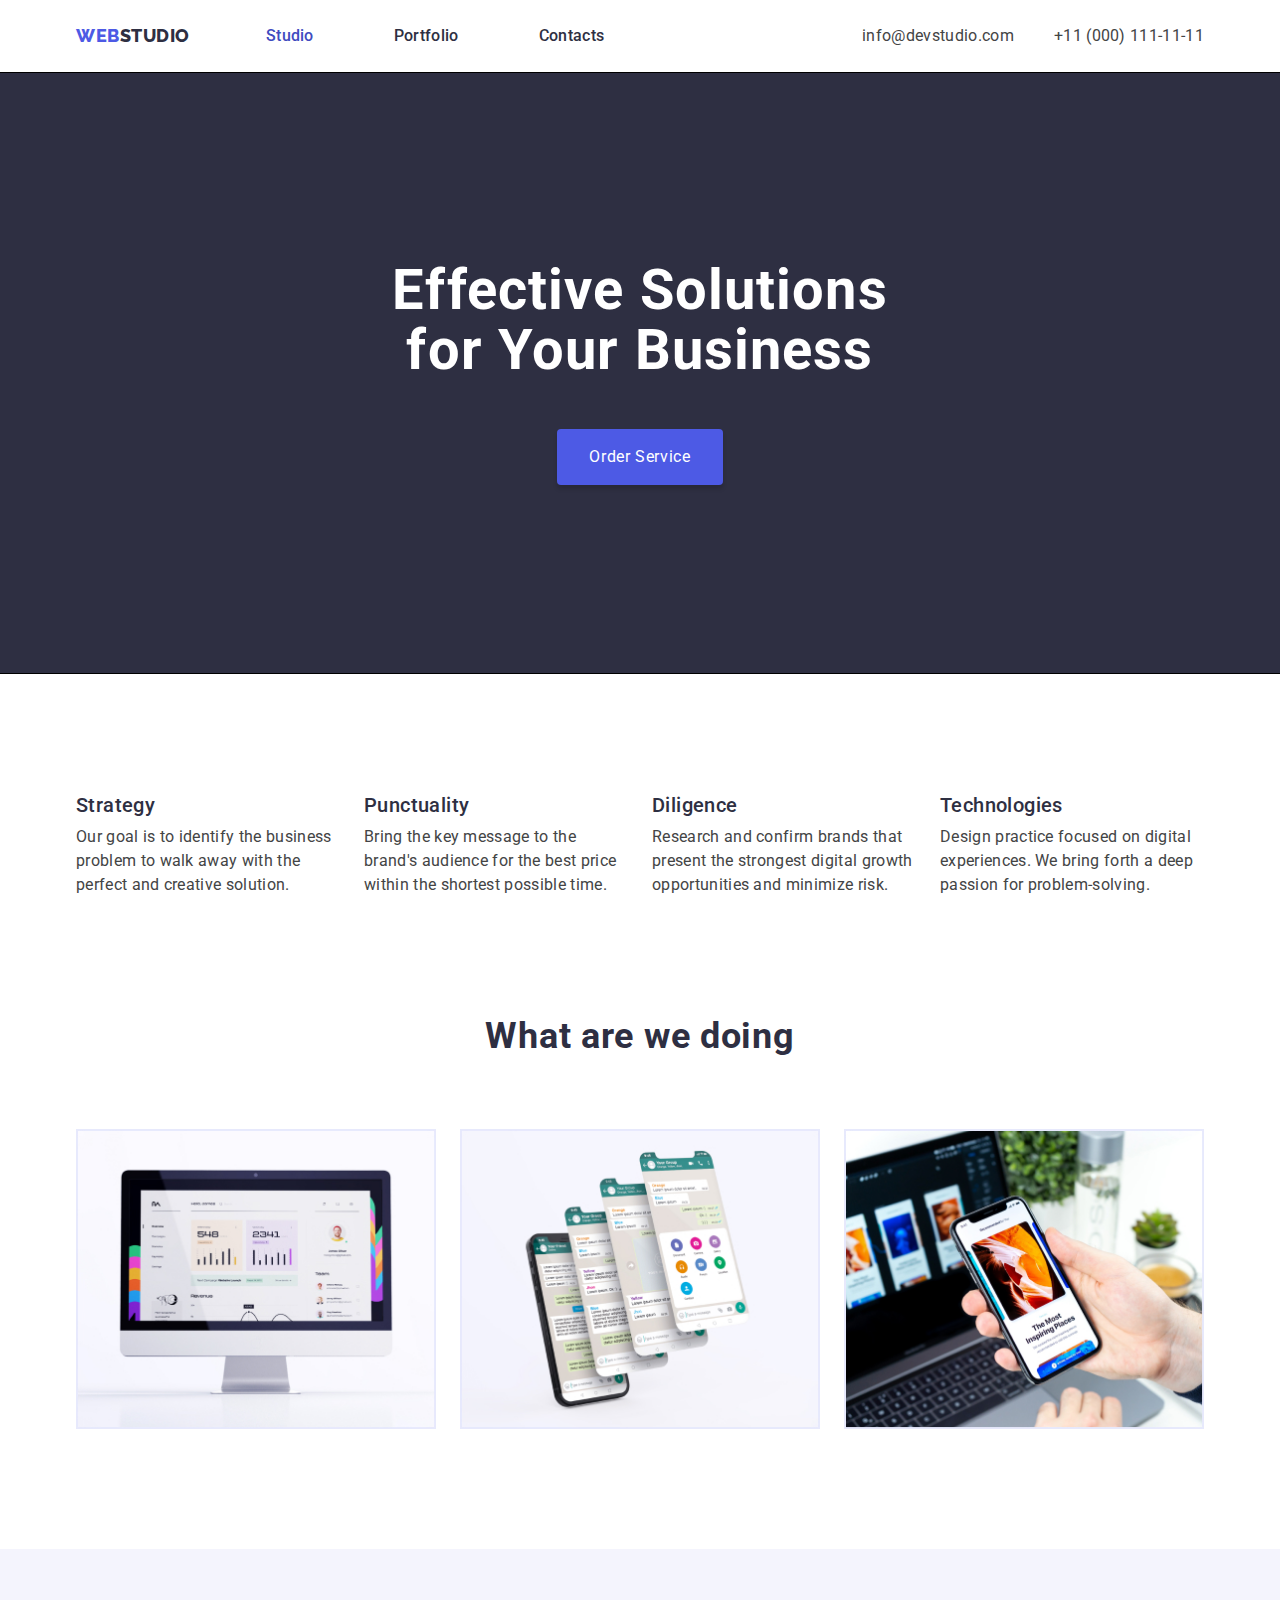
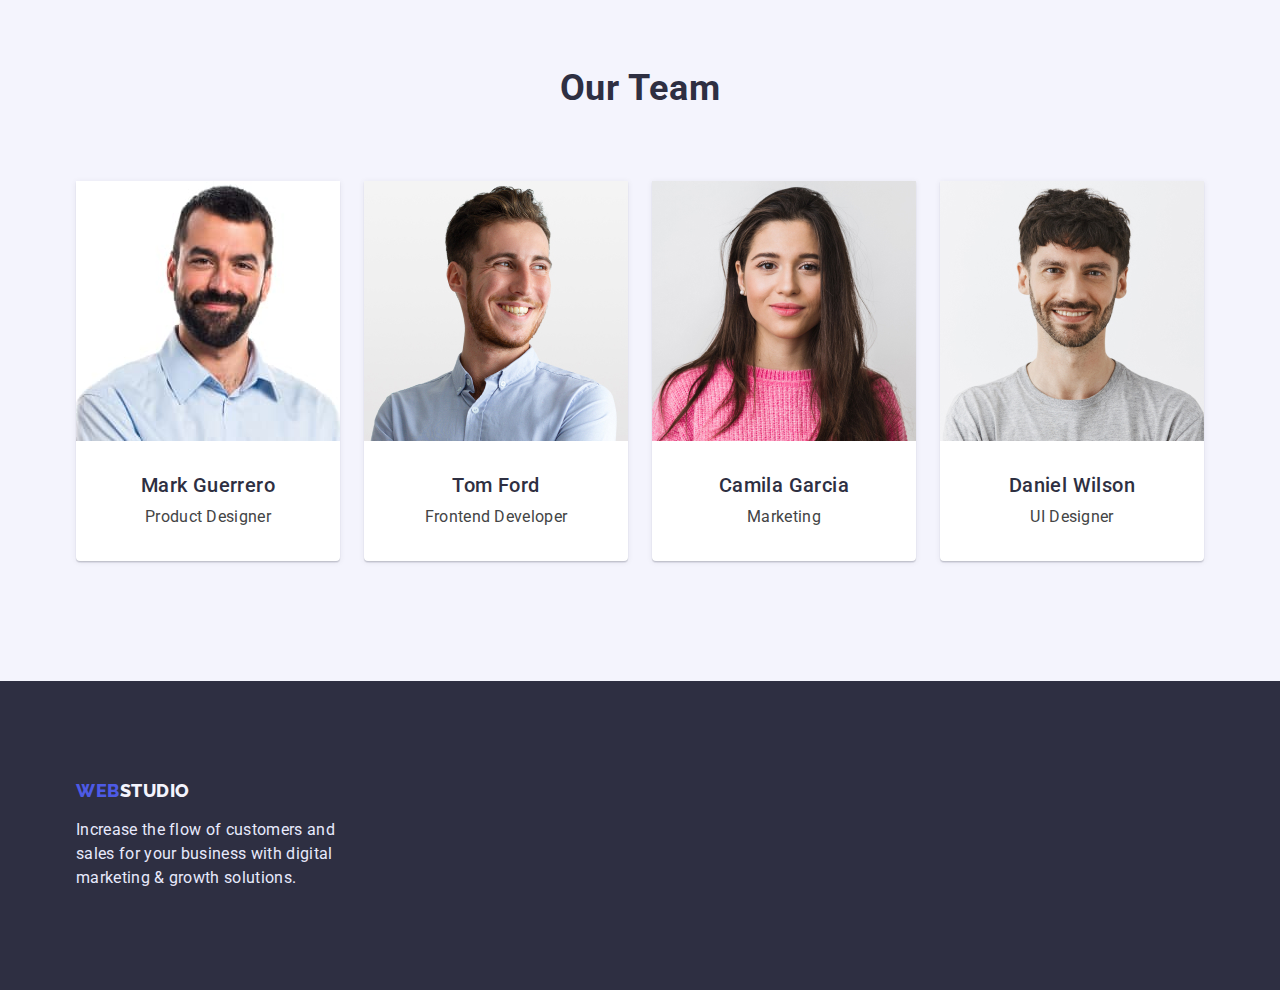
<file: index.html>
<!DOCTYPE html>
<html lang="en">
  <head>
    <meta charset="UTF-8" />
    <meta http-equiv="X-UA-Compatible" content="IE=edge" />
    <meta name="viewport" content="width=device-width, initial-scale=1.0" />
    <title>WebStudio</title>
    <link rel="preconnect" href="https://fonts.googleapis.com" />
    <link rel="preconnect" href="https://fonts.gstatic.com" crossorigin />
    <link
      href="https://fonts.googleapis.com/css2?family=Raleway:wght@800&family=Roboto:wght@400;500;700;900&display=swap"
      rel="stylesheet"
    />
    <link
      rel="stylesheet"
      href="https://cdn.jsdelivr.net/npm/modern-normalize@1.1.0/modern-normalize.css"
    />
    <link rel="stylesheet" href="./css/styles.css" />
  </head>
  <body>
    <header class="navigation-page">
      <div class="container">
        <div class="page-header-container">
          <nav class="navigation-text">
            <a href="./index.html" class="logo-first"
              >Web<span class="logo-second-dark">Studio</span></a
            >
            <ul class="navigation list">
              <li class="nav-link">
                <a href="" class="link-item current">Studio</a>
              </li>
              <li class="nav-link">
                <a href="portfolio.html" class="link-item">Portfolio</a>
              </li>
              <li class="nav-link">
                <a href="" class="link-item">Contacts</a>
              </li>
            </ul>
          </nav>
          <address class="adress-page">
            <ul class="contact-adress list">
              <li class="contact-item">
                <a href="mailto:info@devstudio.com" class="adress-mail page">
                  info@devstudio.com</a
                >
              </li>
              <li class="contact-item">
                <a href="tel:+110001111111" class="phone-number page">
                  +11 (000) 111-11-11</a
                >
              </li>
            </ul>
          </address>
        </div>
      </div>
    </header>
    <main>
      <section class="hero section">
        <div class="container">
          <h1 class="title-hero">Effective Solutions for Your Business</h1>
          <button class="btn-hero" type="button">Order Service</button>
        </div>
      </section>
      <section class="features section">
        <div class="container">
          <h2 class="visually-advantages">advantages</h2>
          <ul class="list features-description">
            <li class="features-list">
              <h3 class="features-caption">Strategy</h3>
              <p class="features-text">
                Our goal is to identify the business problem to walk away with
                the perfect and creative solution.
              </p>
            </li>
            <li class="features-list">
              <h3 class="features-caption">Punctuality</h3>
              <p class="features-text">
                Bring the key message to the brand's audience for the best price
                within the shortest possible time.
              </p>
            </li>
            <li class="features-list">
              <h3 class="features-caption">Diligence</h3>
              <p class="features-text">
                Research and confirm brands that present the strongest digital
                growth opportunities and minimize risk.
              </p>
            </li>
            <li class="features-list">
              <h3 class="features-caption">Technologies</h3>
              <p class="features-text">
                Design practice focused on digital experiences. We bring forth a
                deep passion for problem-solving.
              </p>
            </li>
          </ul>
        </div>
      </section>
      <section class="main-gallery">
        <div class="container">
          <h2 class="main-titel">What are we doing</h2>
          <ul class="list main-description">
            <li class="main-photo">
              <img
                src="./images/img1.jpg"
                alt="computer"
                width="360"
                height="300"
              />
            </li>
            <li class="main-photo">
              <img
                src="./images/img2.jpg"
                alt="mobile software"
                width="360"
                height="300"
              />
            </li>
            <li class="main-photo">
              <img
                src="./images/img3.jpg"
                alt="smartphone"
                width="360"
                height="300"
              />
            </li>
          </ul>
        </div>
      </section>
      <section class="employee-page section">
        <div class="container">
          <h2 class="main-titel">Our Team</h2>
          <ul class="list employee-list">
            <li class="color-item">
              <img
                src="./images/employer1.jpg"
                alt="employer Mark Guerrero"
                width="264"
                height="260"
              />
              <h3 class="employee-name">Mark Guerrero</h3>
              <p class="employee-text">Product Designer</p>
            </li>
            <li class="color-item">
              <img
                src="./images/employer2.jpg"
                alt="employer Tom Ford"
                width="264"
                height="260"
              />
              <h3 class="employee-name">Tom Ford</h3>
              <p class="employee-text">Frontend Developer</p>
            </li>
            <li class="color-item">
              <img
                src="./images/employer3.jpg"
                alt="employer Camila Garcia"
                width="264"
                height="260"
              />
              <h3 class="employee-name">Camila Garcia</h3>
              <p class="employee-text">Marketing</p>
            </li>
            <li class="color-item">
              <img
                src="./images/employer4.jpg"
                alt="employer Daniel Wilson"
                width="264"
                height="260"
              />
              <h3 class="employee-name">Daniel Wilson</h3>
              <p class="employee-text">UI Designer</p>
            </li>
          </ul>
        </div>
      </section>
    </main>
    <footer class="footer-page">
      <div class="container">
        <a href="./index.html" class="logo-first"
          >Web<span class="logo-second-light">Studio</span></a
        >
        <p class="footer-text">
          Increase the flow of customers and sales for your business with
          digital marketing & growth solutions.
        </p>
      </div>
    </footer>
  </body>
</html>
</file>
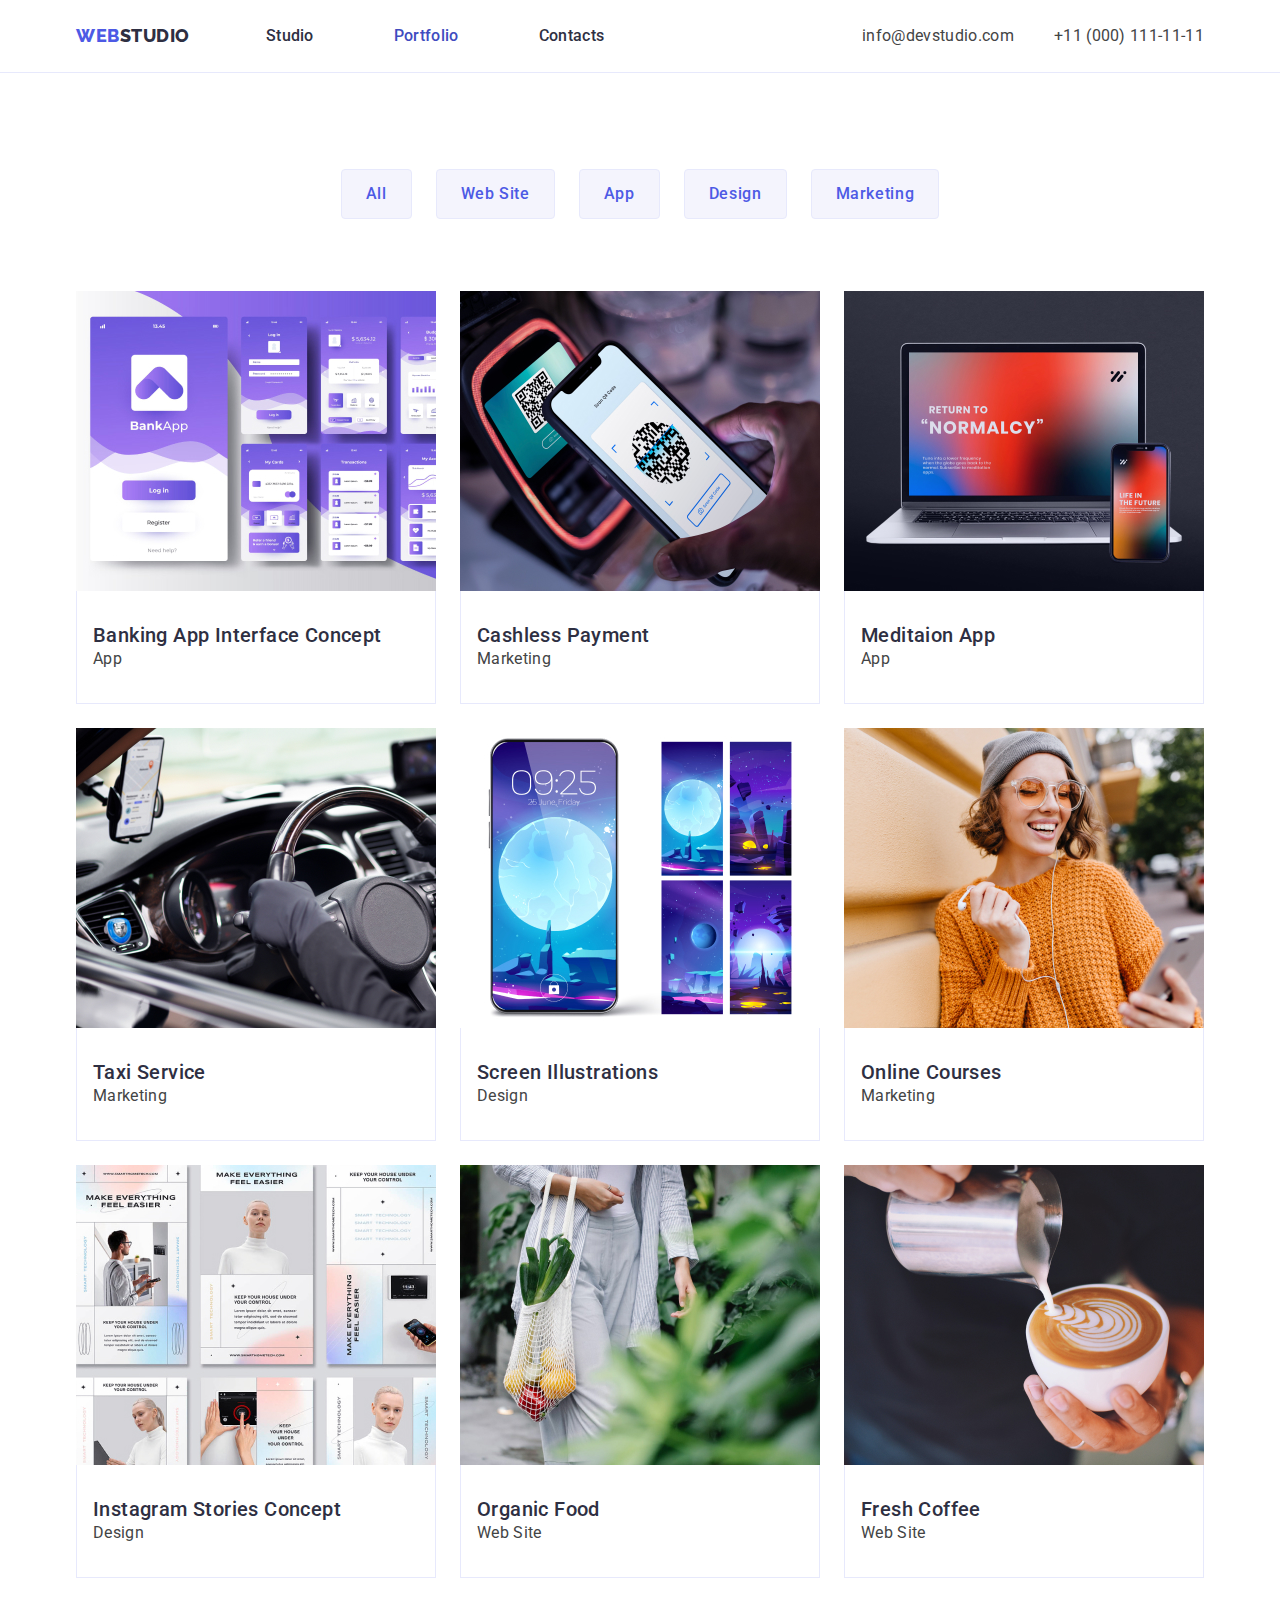
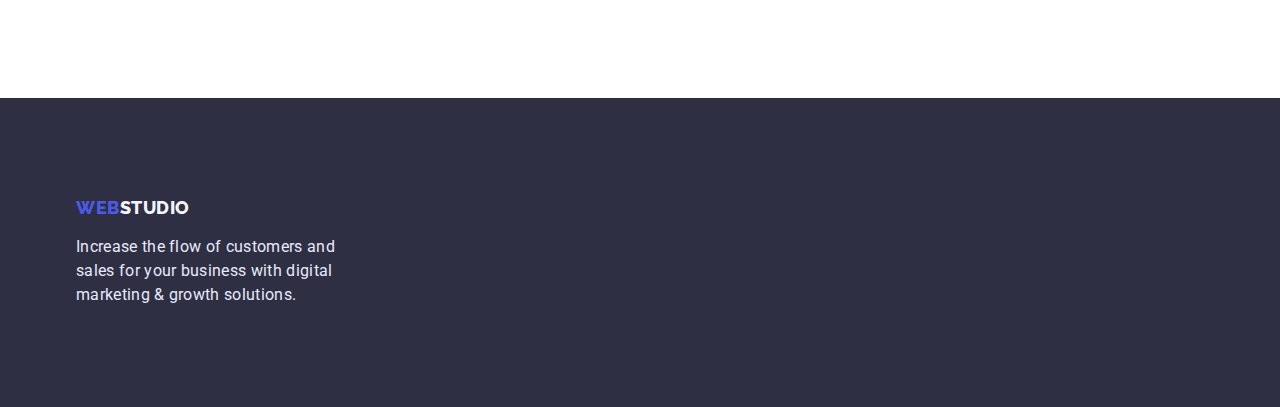
<file: portfolio.html>
<!DOCTYPE html>
<html lang="en">
  <head>
    <meta charset="UTF-8" />
    <meta http-equiv="X-UA-Compatible" content="IE=edge" />
    <meta name="viewport" content="width=device-width, initial-scale=1.0" />
    <title>Portfolio</title>
    <link rel="preconnect" href="https://fonts.googleapis.com" />
    <link rel="preconnect" href="https://fonts.gstatic.com" crossorigin />
    <link
      href="https://fonts.googleapis.com/css2?family=Raleway:wght@800&family=Roboto:wght@400;500;700;900&display=swap"
      rel="stylesheet"
    />
    <link
      rel="stylesheet"
      href="https://cdn.jsdelivr.net/npm/modern-normalize@1.1.0/modern-normalize.css"
    />
    <link rel="stylesheet" href="./css/styles.css" />
  </head>
  <body>
    <header class="navigation-page">
      <div class="container">
        <div class="page-header-container">
          <nav class="navigation-text">
            <a href="./index.html" class="logo-first"
              >Web<span class="logo-second-dark">Studio</span></a
            >

            <ul class="navigation list">
              <li class="nav-link">
                <a class="link link-item" href="index.html">Studio</a>
              </li>
              <li class="nav-link">
                <a class="link link-item current" href="">Portfolio</a>
              </li>
              <li class="nav-link">
                <a class="link link-item" href="">Contacts</a>
              </li>
            </ul>
          </nav>
          <address class="adress-page">
            <ul class="contact-adress list">
              <li class="contact-item">
                <a
                  class="link page adress-mail"
                  href="mailto:info@devstudio.com"
                >
                  info@devstudio.com</a
                >
              </li>
              <li class="contact-item">
                <a class="link page phone-number" href="tel:+110001111111">
                  +11 (000) 111-11-11</a
                >
              </li>
            </ul>
          </address>
        </div>
      </div>
    </header>
    <main>
      <section class="gallery-content">
        <div class="container">
          <h1 class="visually-advantages">advantages</h1>
          <ul class="list modale-buttons">
            <li><button class="modale-btn-text" type="button">All</button></li>
            <li>
              <button class="modale-btn-text" type="button">Web Site</button>
            </li>
            <li><button class="modale-btn-text" type="button">App</button></li>
            <li>
              <button class="modale-btn-text" type="button">Design</button>
            </li>
            <li>
              <button class="modale-btn-text" type="button">Marketing</button>
            </li>
          </ul>

          <ul class="list gallery-list">
            <li class="gallery-item">
              <a class="link" href="">
                <img
                  src="./images/bankingapp.jpg"
                  alt="banking app"
                  width="360"
                  height="300"
                />
                <div class="gallery-part">
                  <h2 class="gallery-titel">Banking App Interface Concept</h2>
                  <p class="gallery-text">App</p>
                </div>
              </a>
            </li>
            <li class="gallery-item">
              <a class="link" href="">
                <img
                  src="./images/cashless.jpg"
                  alt="cashless payment"
                  width="360"
                  height="300"
                />
                <div class="gallery-part">
                  <h2 class="gallery-titel">Cashless Payment</h2>
                  <p class="gallery-text">Marketing</p>
                </div>
              </a>
            </li>
            <li class="gallery-item">
              <a class="link" href="">
                <img
                  src="./images/maditaion.jpg"
                  alt="maditaion app"
                  width="360"
                  height="300"
                />
                <div class="gallery-part">
                  <h2 class="gallery-titel">Meditaion App</h2>
                  <p class="gallery-text">App</p>
                </div>
              </a>
            </li>
            <li class="gallery-item">
              <a class="link" href="">
                <img
                  src="./images/taxi.jpg"
                  alt="taxi service"
                  width="360"
                  height="300"
                />
                <div class="gallery-part">
                  <h2 class="gallery-titel">Taxi Service</h2>
                  <p class="gallery-text">Marketing</p>
                </div>
              </a>
            </li>
            <li class="gallery-item">
              <a class="link" href="">
                <img
                  src="./images/screen.jpg"
                  alt="screen illustration"
                  width="360"
                  height="300"
                />
                <div class="gallery-part">
                  <h2 class="gallery-titel">Screen Illustrations</h2>
                  <p class="gallery-text">Design</p>
                </div>
              </a>
            </li>
            <li class="gallery-item">
              <a class="link" href="">
                <img
                  src="./images/online.jpg"
                  alt="online courses"
                  width="360"
                  height="300"
                />
                <div class="gallery-part">
                  <h2 class="gallery-titel">Online Courses</h2>
                  <p class="gallery-text">Marketing</p>
                </div>
              </a>
            </li>
            <li class="gallery-item">
              <a class="link" href="">
                <img
                  src="./images/stories.jpg"
                  alt="instagram stories"
                  width="360"
                  height="300"
                />
                <div class="gallery-part">
                  <h2 class="gallery-titel">Instagram Stories Concept</h2>
                  <p class="gallery-text">Design</p>
                </div>
              </a>
            </li>
            <li class="gallery-item">
              <a class="link" href="">
                <img
                  src="./images/organic.jpg"
                  alt="organic food"
                  width="360"
                  height="300"
                />
                <div class="gallery-part">
                  <h2 class="gallery-titel">Organic Food</h2>
                  <p class="gallery-text">Web Site</p>
                </div>
              </a>
            </li>
            <li class="gallery-item">
              <a class="link" href="">
                <img
                  src="./images/coffee.jpg"
                  alt="fresh coffee"
                  width="360"
                  height="300"
                />
                <div class="gallery-part">
                  <h2 class="gallery-titel">Fresh Coffee</h2>
                  <p class="gallery-text">Web Site</p>
                </div>
              </a>
            </li>
          </ul>
        </div>
      </section>
    </main>
    <footer class="footer-page">
      <div class="container">
        <a href="./index.html" class="logo-first"
          >Web<span class="logo-second-light">Studio</span></a
        >
        <p class="footer-text">
          Increase the flow of customers and sales for your business with
          digital marketing & growth solutions.
        </p>
      </div>
    </footer>
  </body>
</html>
</file>
<file: css/styles.css>
:root {
  --primary-text-color: #2e2f42;
  --second-text-color: #434445;
  --brand-color: #4d5ae5;
  --accent-kolor: #404bbf;
  --background-origin: #ffffff;
}
body {
  font-family: "Roboto", sans-serif;
  background-color: var(--background-origin);
}
.list {
  list-style: none;
}
.link {
  text-decoration: none;
}
h1,
h2,
h3,
h4,
h5,
h6,
p {
  margin-top: 0;
  margin-bottom: 0;
}
ul,
ol {
  margin-top: 0;
  margin-bottom: 0;
  margin-left: 0;
  padding: 0;
}
img {
  display: block;
  max-width: 100%;
  height: auto;
}
.section {
  padding-top: 120px;
  padding-bottom: 120px;
}
.container {
  width: 1158px;
  margin-left: auto;
  margin-right: auto;
  padding-left: 15px;
  padding-right: 15px;
}
.navigation-page {
  border-bottom: 1px solid #e7e9fc;
}

.page-header-container {
  display: flex;
  align-items: center;
}
.navigation-text {
  display: flex;
  align-items: center;
  flex-grow: 1;
}
.navigation {
  display: flex;
  gap: 40px;
}
.contact-adress {
  display: flex;
  align-items: center;
}
.logo-first {
  margin-right: 76px;
}
.nav-link:not(:last-child) {
  margin-right: 40px;
}
.contact-item {
  display: block;
  padding: 24px 0;
}
.link-item {
  padding: 24px 0;
}
.navigation .link-item {
  font-style: normal;
  font-weight: 500;
  font-size: 16px;
  line-height: 1.5;
  letter-spacing: 0.02em;
  color: var(--primary-text-color);
  text-decoration: none;
}
.navigation .current {
  color: var(--accent-kolor);
}
.link-item:hover,
.link-item:focus {
  color: var(--accent-kolor);
}
.adress-page {
  font-style: normal;
}
.contact-adress .page {
  font-weight: 400;
  font-size: 16px;
  line-height: 1.5;
  letter-spacing: 0.02em;
  color: var(--second-text-color);
  text-decoration: none;
}
.adress-mail {
  margin-left: auto;
  margin-right: 40px;
}
.adress-mail:hover,
.adress-mail:focus {
  color: var(--accent-kolor);
}
.phone-number:hover,
.phone-number:focus {
  color: var(--accent-kolor);
}
.logo-first {
  font-family: "Raleway", sans-serif;
  font-weight: 800;
  font-size: 18px;
  line-height: 1.16;
  display: flex;
  letter-spacing: 0.03em;
  text-transform: uppercase;
  text-decoration: none;
  color: var(--brand-color);
}
.logo-second-dark {
  font-family: "Raleway", sans-serif;
  font-weight: 800;
  font-size: 18px;
  line-height: 1.16;
  display: flex;
  letter-spacing: 0.03em;
  text-transform: uppercase;
  text-decoration: none;
  color: var(--primary-text-color);
}
.logo-second-light {
  font-family: "Raleway", sans-serif;
  font-weight: 800;
  font-size: 18px;
  line-height: 1.16;
  display: flex;
  letter-spacing: 0.03em;
  text-transform: uppercase;
  text-decoration: none;
  color: #f4f4fd;
}
.title-hero {
  margin-top: 0;
  margin-bottom: 48px;
  max-width: 496px;
  margin: 0 auto 48px;
  font-weight: 700;
  font-size: 56px;
  line-height: 1.07;
  text-align: center;
  letter-spacing: 0.02em;
  color: var(--background-origin);
}

.hero {
  padding-top: 188px;
  padding-bottom: 188px;
  outline: 1px solid black;
  text-align: center;
  background: var(--primary-text-color);
}
.btn-hero:hover,
.btn-hero:focus {
  color: var(--background-origin);
  background: var(--accent-kolor);
}
.btn-hero {
  padding: 16px 32px;
  border-radius: 4px;
  border: none;
  font-family: inherit;
  font-size: 16px;
  line-height: 1.5;
  cursor: pointer;
  letter-spacing: 0.04em;
  box-shadow: 0px 4px 4px rgba(0, 0, 0, 0.15);
  color: var(--background-origin);
  background: var(--brand-color);
}
.features-list {
  flex-basis: calc((100% - 3 * 24px) / 4);
}
.features-description {
  display: flex;
  gap: 24px;
}
.features-caption {
  margin-bottom: 8px;
  font-weight: 500;
  font-size: 20px;
  line-height: 1.2;
  letter-spacing: 0.02em;
  color: var(--primary-text-color);
}
.features-text {
  width: 264px;
  font-weight: 400;
  font-size: 16px;
  line-height: 1.5;
  letter-spacing: 0.02em;
  color: var(--second-text-color);
}
.visually-advantages {
  position: absolute;
  width: 1px;
  height: 1px;
  margin: -1px;
  border: 0;
  padding: 0;
  white-space: nowrap;
  clip-path: inset(100%);
  clip: rect(0 0 0 0);
  overflow: hidden;
}
.main-titel {
  margin-bottom: 72px;
  font-weight: 700;
  font-size: 36px;
  line-height: 1.11;
  letter-spacing: 0.02em;
  color: var(--primary-text-color);
  text-align: center;
}
.main-description {
  display: flex;
  gap: 24px;
  padding-bottom: 120px;
}
.main-photo {
  flex-basis: calc((100% - 2 * 24px) / 3);
  border: 1px solid #e7e9fc;
}

.employee-page {
  background: #f4f4fd;
}
.employee-list {
  display: flex;
  gap: 24px;
}
.employee-name {
  padding-top: 32px;
  text-align: center;
  font-weight: 500;
  font-size: 20px;
  line-height: 1.2;
  letter-spacing: 0.02em;
  color: var(--primary-text-color);
}
.employee-text {
  padding-top: 8px;
  padding-bottom: 32px;
  text-align: center;
  font-weight: 400;
  font-size: 16px;
  line-height: 1.5;
  letter-spacing: 0.02em;
  color: var(--second-text-color);
}
.color-item {
  flex-basis: calc((100% - 3 * 24px) / 4);
  box-shadow: 0px 1px 6px rgba(46, 47, 66, 0.08),
    0px 1px 1px rgba(46, 47, 66, 0.16), 0px 2px 1px rgba(46, 47, 66, 0.08);
  border-radius: 0px 0px 4px 4px;

  background: var(--background-origin);
}
.footer-page {
  padding-top: 100px;
  padding-bottom: 100px;
  background: var(--primary-text-color);
}
.footer-text {
  width: 264px;
  margin-top: 16px;
  font-size: 16px;
  line-height: 1.5;
  letter-spacing: 0.02em;
  color: #e7e9fc;
}
.gallery-content {
  padding-top: 96px;
  padding-bottom: 120px;
}
.modale-btn-text {
  font-family: inherit;
  font-weight: 500;
  font-size: 16px;
  line-height: 1.5;
  letter-spacing: 0.04em;
  cursor: pointer;
  padding: 12px 24px;
  border: 1px solid #e7e9fc;
  border-radius: 4px;
  color: var(--brand-color);
  background: #f4f4fd;
}
.modale-btn-text:hover,
.modale-btn-text:focus {
  color: var(--background-origin);
  background-color: var(--accent-kolor);
}
.modale-buttons {
  display: flex;
  align-items: center;
  justify-content: center;
  margin-bottom: 72px;
  gap: 24px;
}
.gallery-titel {
  font-weight: 500;
  font-size: 20px;
  line-height: 1.2;
  letter-spacing: 0.02em;
  color: var(--primary-text-color);
}
.gallery-text {
  font-weight: 400;
  font-size: 16px;
  line-height: 1.5;
  letter-spacing: 0.02em;
  color: var(--second-text-color);
}
.gallery-list {
  display: flex;
  flex-wrap: wrap;
  gap: 24px;
}
.gallery-item {
  flex-basis: calc((100% - 2 * 24px) / 3);
}
.gallery-part {
  padding: 32px 16px;
  border-right: 1px solid #e7e9fc;
  border-bottom: 1px solid #e7e9fc;
  border-left: 1px solid #e7e9fc;
}
</file>
